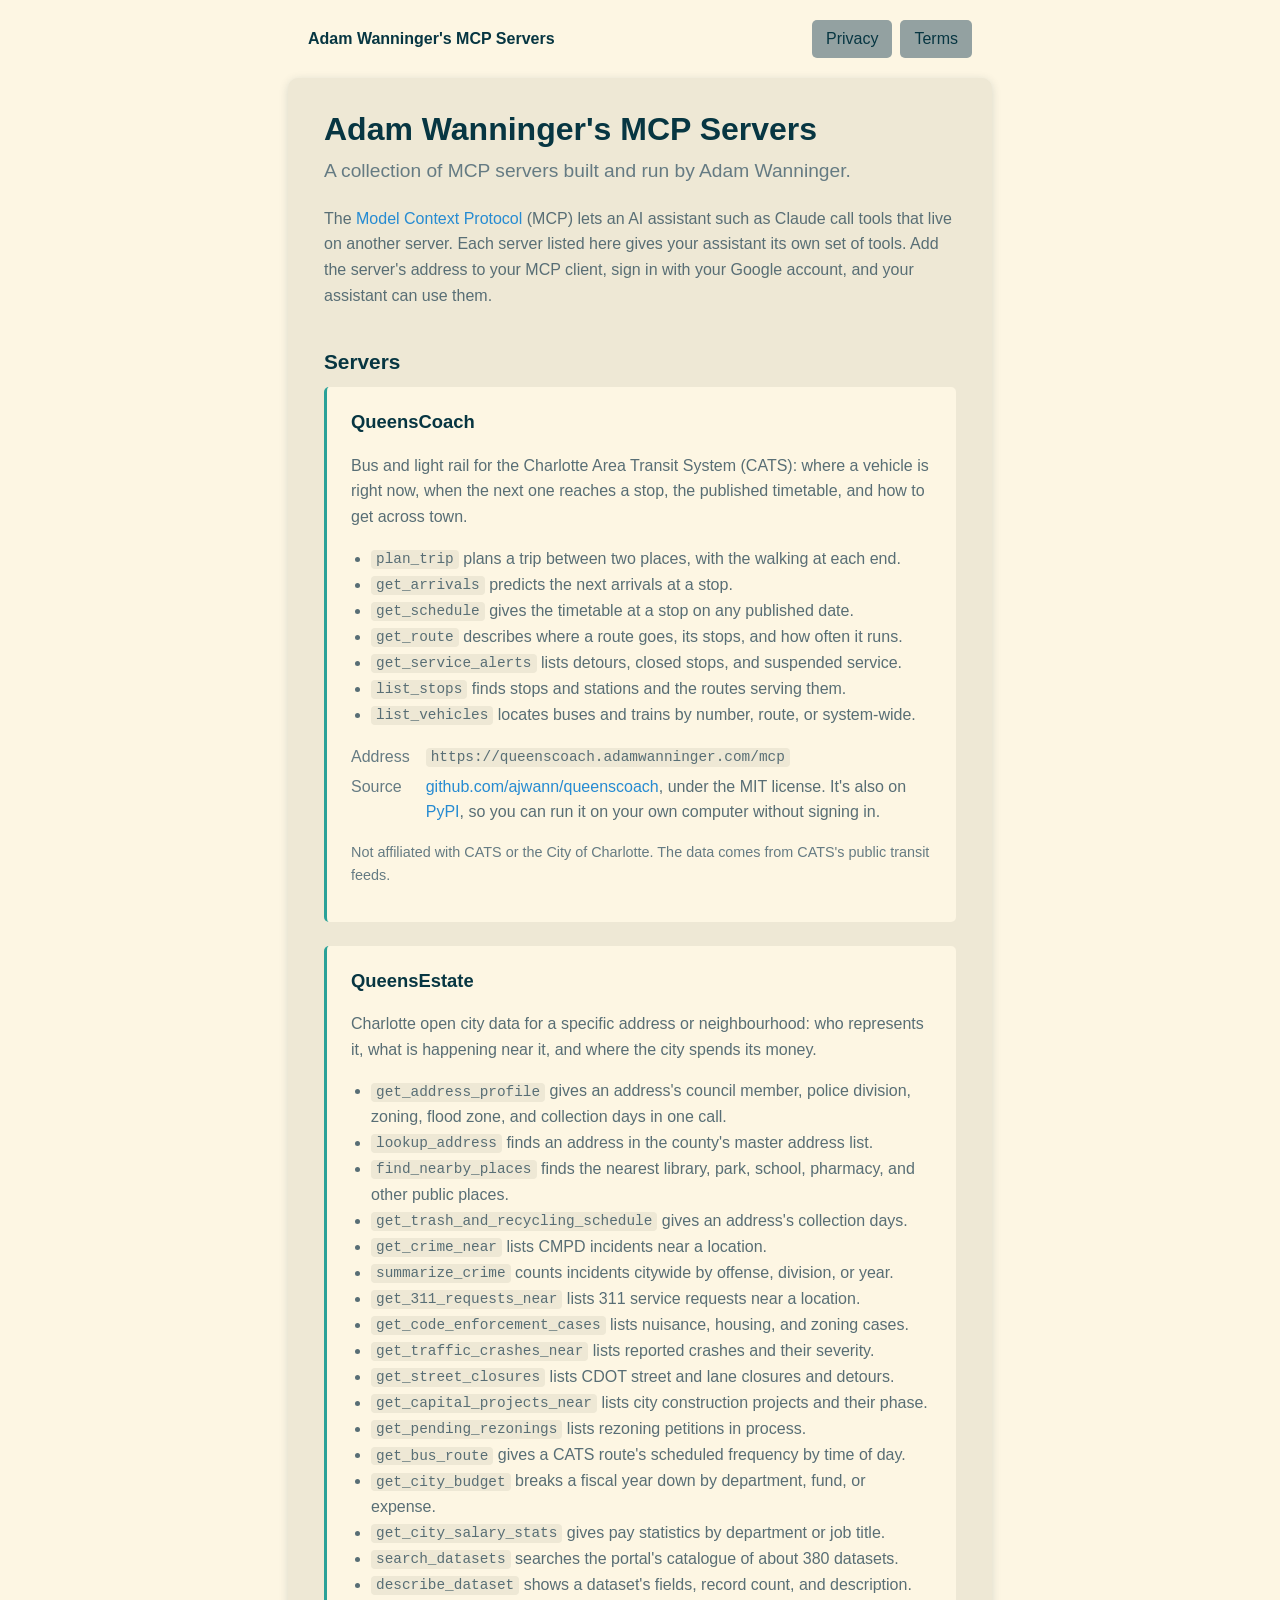
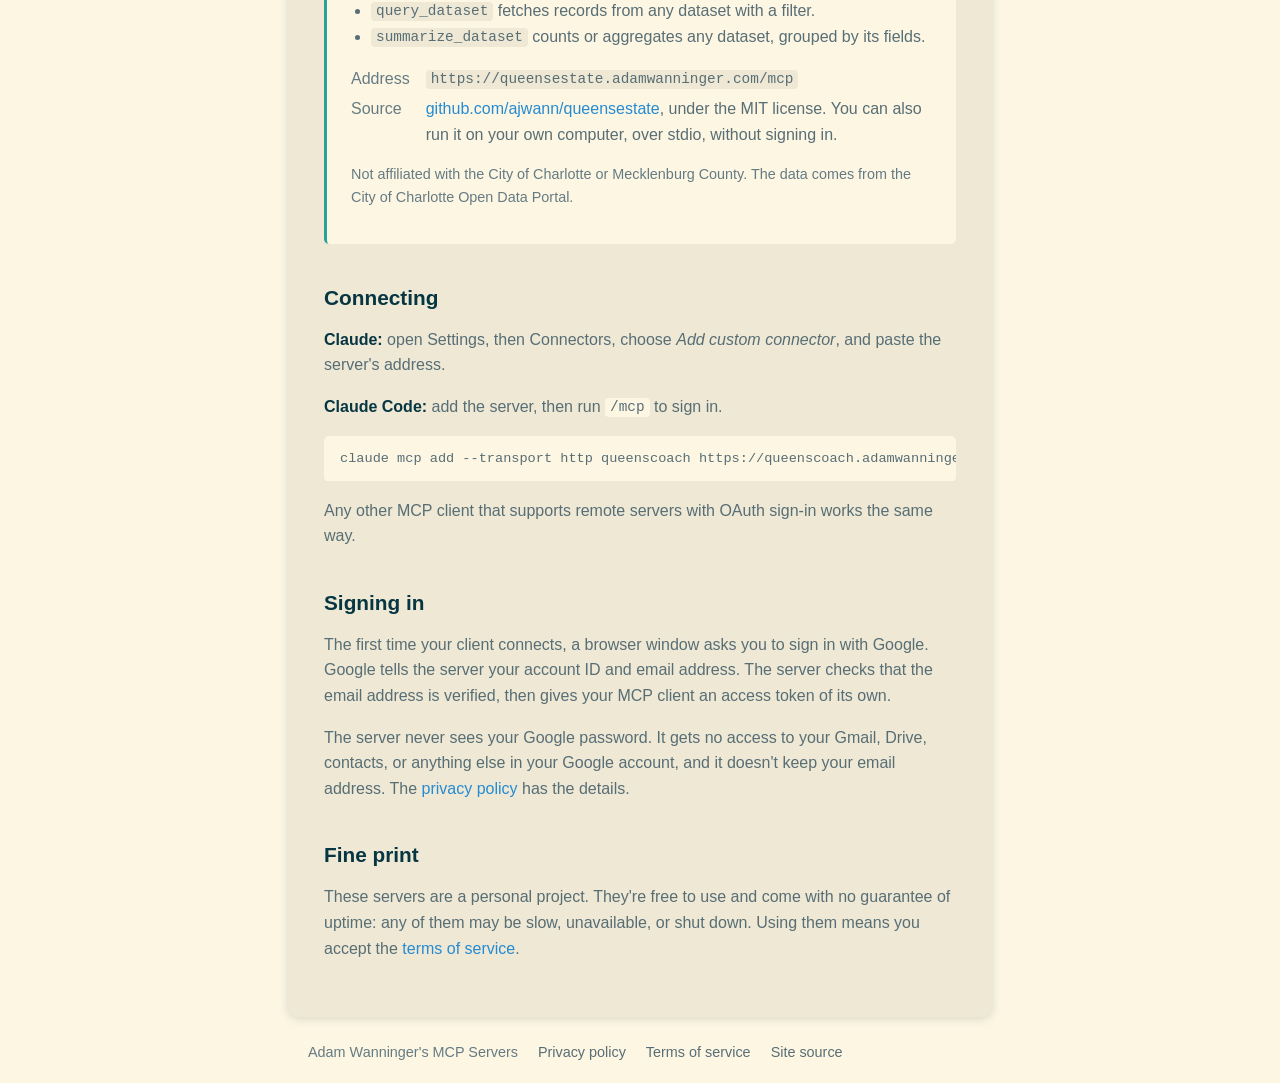
<file: index.html>
<!doctype html>
<html lang="en">
<head>
  <meta charset="utf-8">
  <meta name="viewport" content="width=device-width, initial-scale=1">
  <title>Adam Wanninger's MCP Servers</title>
  <meta name="description" content="A collection of MCP servers built and run by Adam Wanninger.">
  <link rel="icon" href="data:,">
  <!-- Match the browser chrome to whichever theme the stylesheet resolves to.
       The values are Solarized base03 and base3, the two page backgrounds. -->
  <meta name="theme-color" content="#002b36" media="(prefers-color-scheme: dark)">
  <meta name="theme-color" content="#fdf6e3" media="(prefers-color-scheme: light)">
  <link rel="stylesheet" href="/tokens.css">
  <link rel="stylesheet" href="/style.css">
</head>
<body>
  <header class="site-header">
    <div class="wrap">
      <a class="brand" href="/">Adam Wanninger's MCP Servers</a>
      <nav><a href="/privacy/">Privacy</a><a href="/terms/">Terms</a></nav>
    </div>
  </header>

  <main class="wrap">
    <h1>Adam Wanninger's MCP Servers</h1>
    <p class="lede">A collection of MCP servers built and run by Adam Wanninger.</p>

    <p>
      The <a href="https://modelcontextprotocol.io">Model Context Protocol</a> (MCP) lets an AI
      assistant such as Claude call tools that live on another server. Each server listed here
      gives your assistant its own set of tools. Add the server's address to your MCP client, sign
      in with your Google account, and your assistant can use them.
    </p>

    <h2>Servers</h2>

    <section class="server" id="queenscoach">
      <h3>QueensCoach</h3>
      <p>
        Bus and light rail for the Charlotte Area Transit System (CATS): where a vehicle is right
        now, when the next one reaches a stop, the published timetable, and how to get across town.
      </p>
      <ul>
        <li><code>plan_trip</code> plans a trip between two places, with the walking at each end.</li>
        <li><code>get_arrivals</code> predicts the next arrivals at a stop.</li>
        <li><code>get_schedule</code> gives the timetable at a stop on any published date.</li>
        <li><code>get_route</code> describes where a route goes, its stops, and how often it runs.</li>
        <li><code>get_service_alerts</code> lists detours, closed stops, and suspended service.</li>
        <li><code>list_stops</code> finds stops and stations and the routes serving them.</li>
        <li><code>list_vehicles</code> locates buses and trains by number, route, or system-wide.</li>
      </ul>
      <dl>
        <dt>Address</dt>
        <dd><code>https://queenscoach.adamwanninger.com/mcp</code></dd>
        <dt>Source</dt>
        <dd>
          <a href="https://github.com/ajwann/queenscoach">github.com/ajwann/queenscoach</a>, under the MIT
          license. It's also on <a href="https://pypi.org/project/queenscoach/">PyPI</a>, so you can
          run it on your own computer without signing in.
        </dd>
      </dl>
      <p class="note">
        Not affiliated with CATS or the City of Charlotte. The data comes from CATS's public
        transit feeds.
      </p>
    </section>

    <section class="server" id="queensestate">
      <h3>QueensEstate</h3>
      <p>
        Charlotte open city data for a specific address or neighbourhood: who represents it, what
        is happening near it, and where the city spends its money.
      </p>
      <ul>
        <li><code>get_address_profile</code> gives an address's council member, police division,
          zoning, flood zone, and collection days in one call.</li>
        <li><code>lookup_address</code> finds an address in the county's master address list.</li>
        <li><code>find_nearby_places</code> finds the nearest library, park, school, pharmacy, and
          other public places.</li>
        <li><code>get_trash_and_recycling_schedule</code> gives an address's collection days.</li>
        <li><code>get_crime_near</code> lists CMPD incidents near a location.</li>
        <li><code>summarize_crime</code> counts incidents citywide by offense, division, or year.</li>
        <li><code>get_311_requests_near</code> lists 311 service requests near a location.</li>
        <li><code>get_code_enforcement_cases</code> lists nuisance, housing, and zoning cases.</li>
        <li><code>get_traffic_crashes_near</code> lists reported crashes and their severity.</li>
        <li><code>get_street_closures</code> lists CDOT street and lane closures and detours.</li>
        <li><code>get_capital_projects_near</code> lists city construction projects and their phase.</li>
        <li><code>get_pending_rezonings</code> lists rezoning petitions in process.</li>
        <li><code>get_bus_route</code> gives a CATS route's scheduled frequency by time of day.</li>
        <li><code>get_city_budget</code> breaks a fiscal year down by department, fund, or expense.</li>
        <li><code>get_city_salary_stats</code> gives pay statistics by department or job title.</li>
        <li><code>search_datasets</code> searches the portal's catalogue of about 380 datasets.</li>
        <li><code>describe_dataset</code> shows a dataset's fields, record count, and description.</li>
        <li><code>query_dataset</code> fetches records from any dataset with a filter.</li>
        <li><code>summarize_dataset</code> counts or aggregates any dataset, grouped by its fields.</li>
      </ul>
      <dl>
        <dt>Address</dt>
        <dd><code>https://queensestate.adamwanninger.com/mcp</code></dd>
        <dt>Source</dt>
        <dd>
          <a href="https://github.com/ajwann/queensestate">github.com/ajwann/queensestate</a>, under
          the MIT license. You can also run it on your own computer, over stdio, without signing
          in.
        </dd>
      </dl>
      <p class="note">
        Not affiliated with the City of Charlotte or Mecklenburg County. The data comes from the
        City of Charlotte Open Data Portal.
      </p>
    </section>

    <h2>Connecting</h2>
    <p>
      <strong>Claude:</strong> open Settings, then Connectors, choose <em>Add custom connector</em>,
      and paste the server's address.
    </p>
    <p><strong>Claude Code:</strong> add the server, then run <code>/mcp</code> to sign in.</p>
    <pre><code>claude mcp add --transport http queenscoach https://queenscoach.adamwanninger.com/mcp</code></pre>
    <p>Any other MCP client that supports remote servers with OAuth sign-in works the same way.</p>

    <h2>Signing in</h2>
    <p>
      The first time your client connects, a browser window asks you to sign in with Google.
      Google tells the server your account ID and email address. The server checks that the email
      address is verified, then gives your MCP client an access token of its own.
    </p>
    <p>
      The server never sees your Google password. It gets no access to your Gmail, Drive,
      contacts, or anything else in your Google account, and it doesn't keep your email address.
      The <a href="/privacy/">privacy policy</a> has the details.
    </p>

    <h2>Fine print</h2>
    <p>
      These servers are a personal project. They're free to use and come with no guarantee of
      uptime: any of them may be slow, unavailable, or shut down. Using them means you accept the
      <a href="/terms/">terms of service</a>.
    </p>
  </main>

  <footer class="site-footer">
    <div class="wrap">
      <span>Adam Wanninger's MCP Servers</span>
      <a href="/privacy/">Privacy policy</a>
      <a href="/terms/">Terms of service</a>
      <a href="https://github.com/ajwann/mcp-portfolio">Site source</a>
    </div>
  </footer>
</body>
</html>
</file>
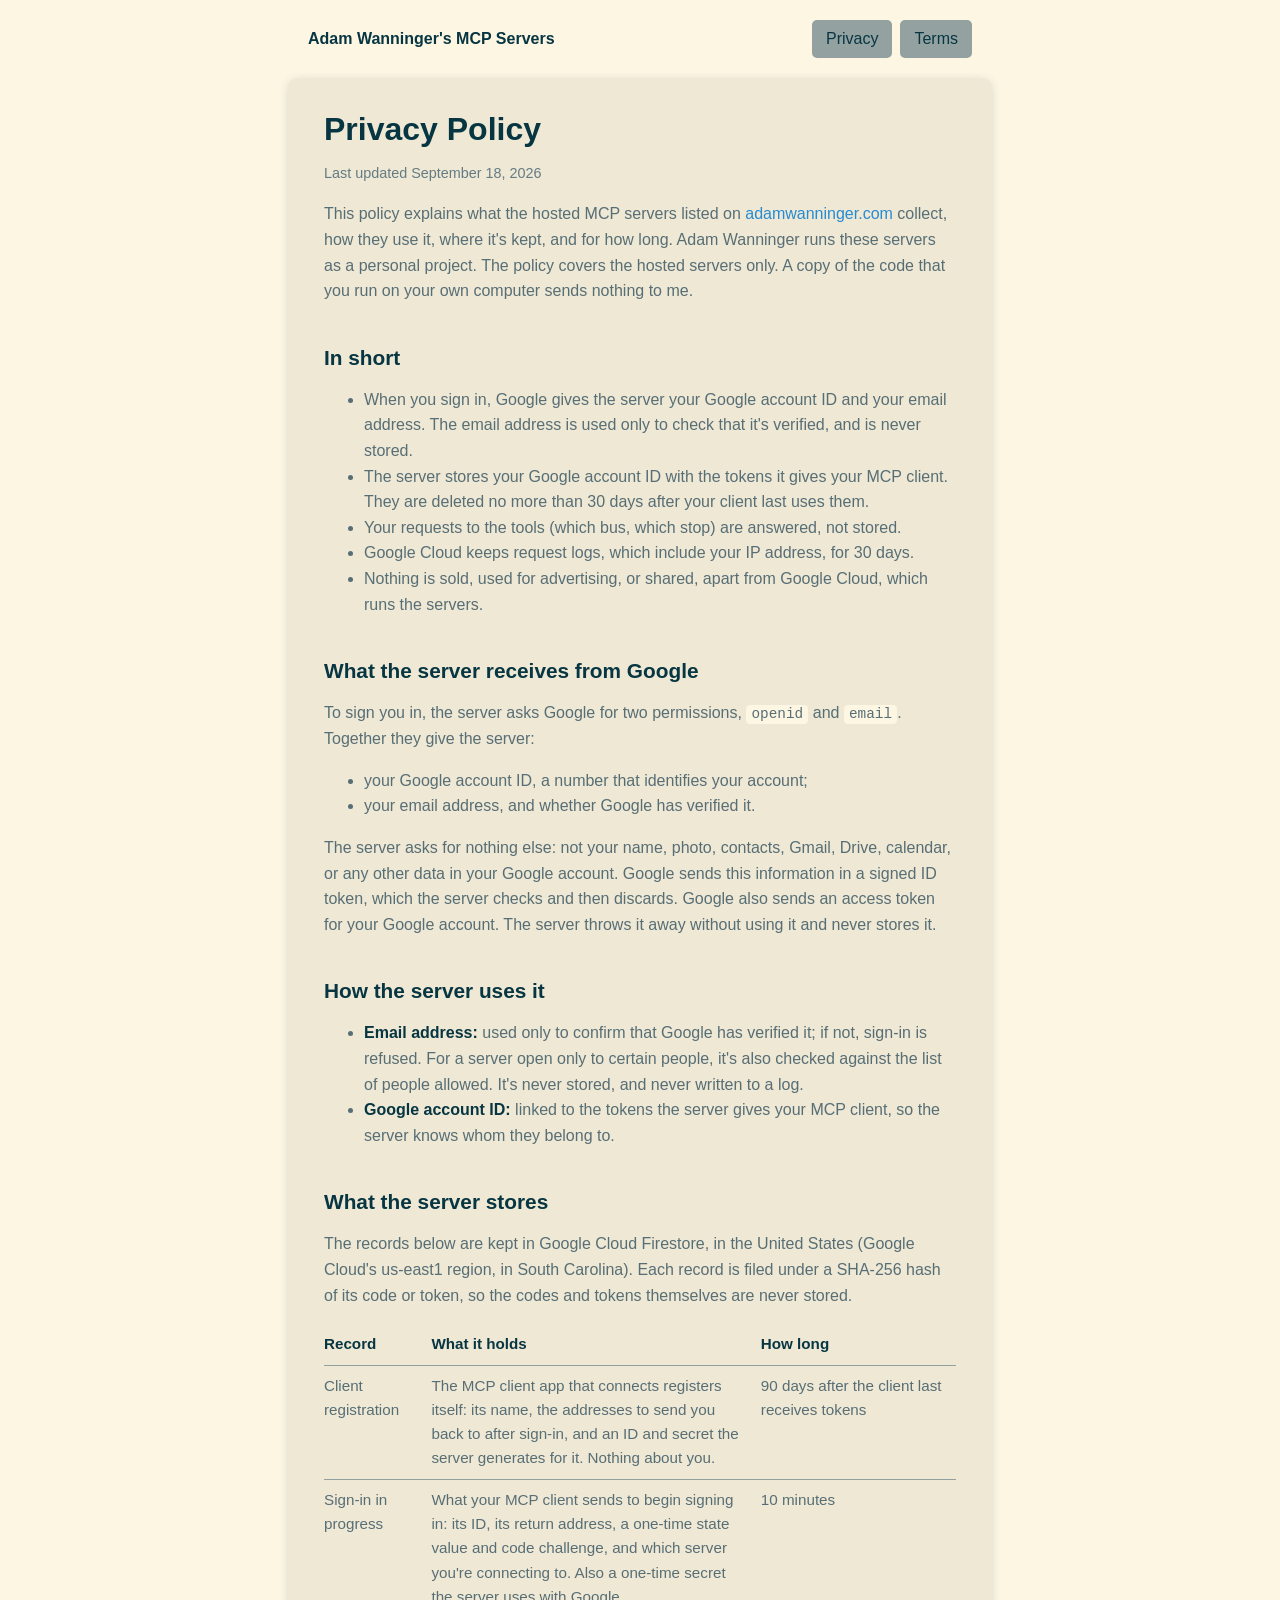
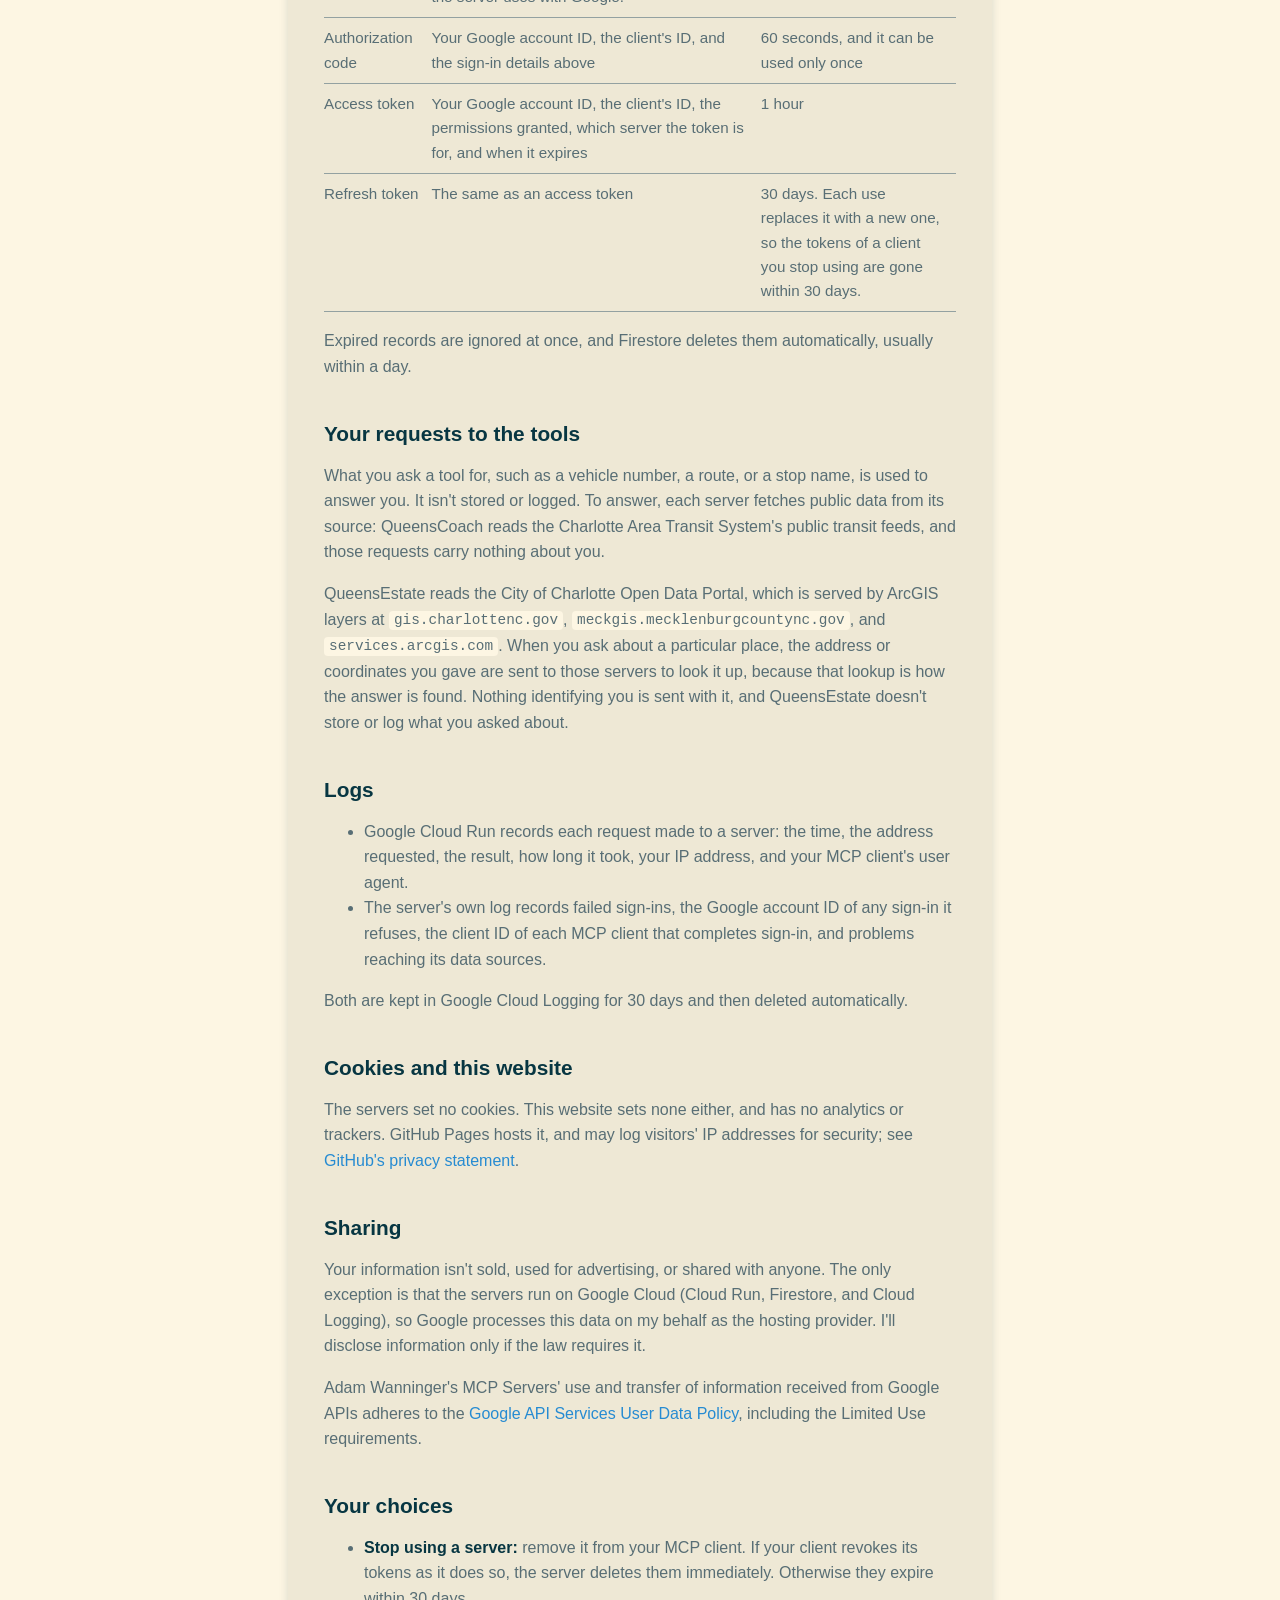
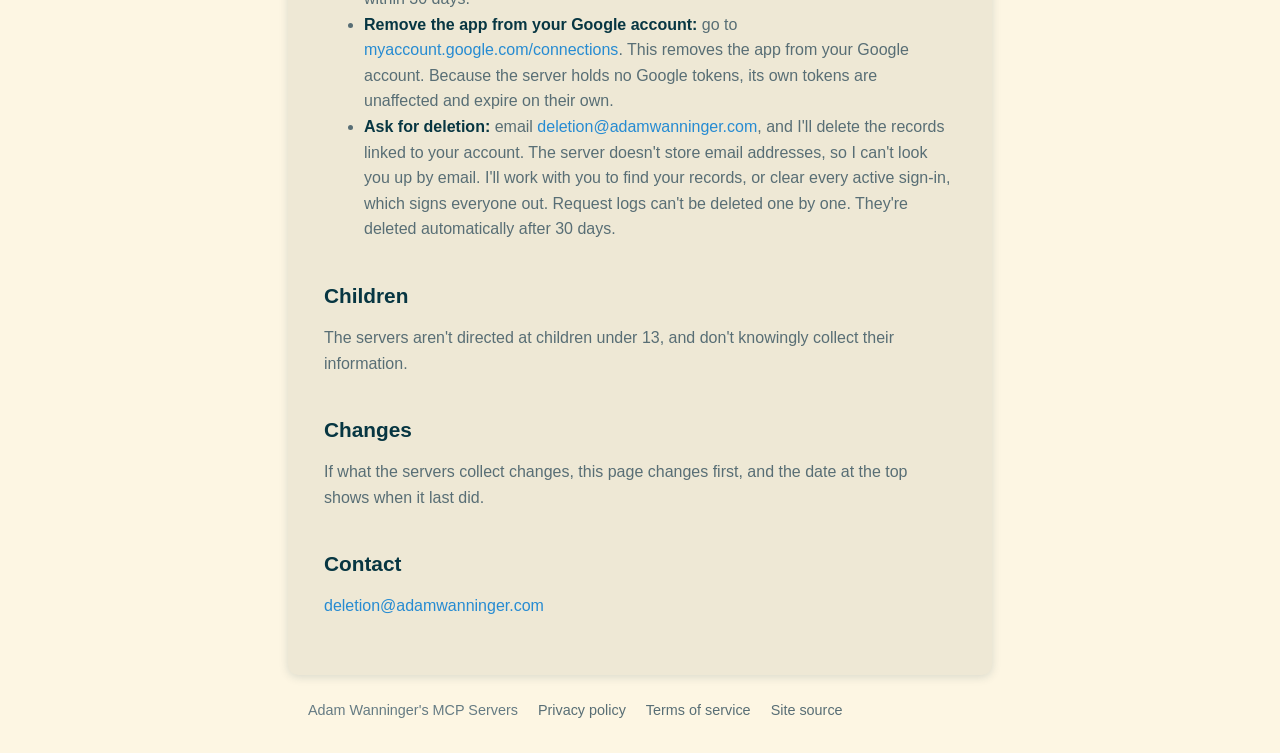
<file: privacy/index.html>
<!doctype html>
<html lang="en">
<head>
  <meta charset="utf-8">
  <meta name="viewport" content="width=device-width, initial-scale=1">
  <title>Privacy Policy · Adam Wanninger's MCP Servers</title>
  <meta name="description" content="What Adam Wanninger's hosted MCP servers collect, how they use it, and how long they keep it.">
  <link rel="icon" href="data:,">
  <!-- Match the browser chrome to whichever theme the stylesheet resolves to.
       The values are Solarized base03 and base3, the two page backgrounds. -->
  <meta name="theme-color" content="#002b36" media="(prefers-color-scheme: dark)">
  <meta name="theme-color" content="#fdf6e3" media="(prefers-color-scheme: light)">
  <link rel="stylesheet" href="/tokens.css">
  <link rel="stylesheet" href="/style.css">
</head>
<body>
  <header class="site-header">
    <div class="wrap">
      <a class="brand" href="/">Adam Wanninger's MCP Servers</a>
      <nav><a href="/privacy/">Privacy</a><a href="/terms/">Terms</a></nav>
    </div>
  </header>

  <main class="wrap">
    <h1>Privacy Policy</h1>
    <p class="updated">Last updated September 18, 2026</p>

    <p>
      This policy explains what the hosted MCP servers listed on <a href="/">adamwanninger.com</a>
      collect, how they use it, where it's kept, and for how long. Adam Wanninger runs these
      servers as a personal project. The policy covers the hosted servers only. A copy of the code
      that you run on your own computer sends nothing to me.
    </p>

    <h2>In short</h2>
    <ul>
      <li>
        When you sign in, Google gives the server your Google account ID and your email address.
        The email address is used only to check that it's verified, and is never stored.
      </li>
      <li>
        The server stores your Google account ID with the tokens it gives your MCP client. They
        are deleted no more than 30 days after your client last uses them.
      </li>
      <li>Your requests to the tools (which bus, which stop) are answered, not stored.</li>
      <li>Google Cloud keeps request logs, which include your IP address, for 30 days.</li>
      <li>
        Nothing is sold, used for advertising, or shared, apart from Google Cloud, which runs the
        servers.
      </li>
    </ul>

    <h2>What the server receives from Google</h2>
    <p>
      To sign you in, the server asks Google for two permissions, <code>openid</code> and
      <code>email</code>. Together they give the server:
    </p>
    <ul>
      <li>your Google account ID, a number that identifies your account;</li>
      <li>your email address, and whether Google has verified it.</li>
    </ul>
    <p>
      The server asks for nothing else: not your name, photo, contacts, Gmail, Drive, calendar, or
      any other data in your Google account. Google sends this information in a signed ID token,
      which the server checks and then discards. Google also sends an access token for your
      Google account. The server throws it away without using it and never stores it.
    </p>

    <h2>How the server uses it</h2>
    <ul>
      <li>
        <strong>Email address:</strong> used only to confirm that Google has verified it; if not,
        sign-in is refused. For a server open only to certain people, it's also checked against the
        list of people allowed. It's never stored, and never written to a log.
      </li>
      <li>
        <strong>Google account ID:</strong> linked to the tokens the server gives your MCP client,
        so the server knows whom they belong to.
      </li>
    </ul>

    <h2>What the server stores</h2>
    <p>
      The records below are kept in Google Cloud Firestore, in the United States (Google Cloud's
      us-east1 region, in South Carolina). Each record is filed under a SHA-256 hash of its code or
      token, so the codes and tokens themselves are never stored.
    </p>
    <div class="table-scroll">
      <table>
        <thead>
          <tr><th>Record</th><th>What it holds</th><th>How long</th></tr>
        </thead>
        <tbody>
          <tr>
            <td>Client registration</td>
            <td>
              The MCP client app that connects registers itself: its name, the addresses to send
              you back to after sign-in, and an ID and secret the server generates for it. Nothing
              about you.
            </td>
            <td>90 days after the client last receives tokens</td>
          </tr>
          <tr>
            <td>Sign-in in progress</td>
            <td>
              What your MCP client sends to begin signing in: its ID, its return address, a
              one-time state value and code challenge, and which server you're connecting to. Also
              a one-time secret the server uses with Google.
            </td>
            <td>10 minutes</td>
          </tr>
          <tr>
            <td>Authorization code</td>
            <td>Your Google account ID, the client's ID, and the sign-in details above</td>
            <td>60 seconds, and it can be used only once</td>
          </tr>
          <tr>
            <td>Access token</td>
            <td>
              Your Google account ID, the client's ID, the permissions granted, which server the
              token is for, and when it expires
            </td>
            <td>1 hour</td>
          </tr>
          <tr>
            <td>Refresh token</td>
            <td>The same as an access token</td>
            <td>
              30 days. Each use replaces it with a new one, so the tokens of a client you stop
              using are gone within 30 days.
            </td>
          </tr>
        </tbody>
      </table>
    </div>
    <p>
      Expired records are ignored at once, and Firestore deletes them automatically, usually within
      a day.
    </p>

    <h2>Your requests to the tools</h2>
    <p>
      What you ask a tool for, such as a vehicle number, a route, or a stop name, is used to answer
      you. It isn't stored or logged. To answer, each server fetches public data from its source:
      QueensCoach reads the Charlotte Area Transit System's public transit feeds, and those requests
      carry nothing about you.
    </p>
    <p>
      QueensEstate reads the City of Charlotte Open Data Portal, which is served by ArcGIS layers at
      <code>gis.charlottenc.gov</code>, <code>meckgis.mecklenburgcountync.gov</code>, and
      <code>services.arcgis.com</code>. When you ask about a particular place, the address or
      coordinates you gave are sent to those servers to look it up, because that lookup is how the
      answer is found. Nothing identifying you is sent with it, and QueensEstate doesn't store or log
      what you asked about.
    </p>

    <h2>Logs</h2>
    <ul>
      <li>
        Google Cloud Run records each request made to a server: the time, the address requested,
        the result, how long it took, your IP address, and your MCP client's user agent.
      </li>
      <li>
        The server's own log records failed sign-ins, the Google account ID of any sign-in it
        refuses, the client ID of each MCP client that completes sign-in, and problems reaching
        its data sources.
      </li>
    </ul>
    <p>Both are kept in Google Cloud Logging for 30 days and then deleted automatically.</p>

    <h2>Cookies and this website</h2>
    <p>
      The servers set no cookies. This website sets none either, and has no analytics or
      trackers. GitHub Pages hosts it, and may log visitors' IP addresses for security; see
      <a href="https://docs.github.com/site-policy/privacy-policies/github-general-privacy-statement">GitHub's privacy statement</a>.
    </p>

    <h2>Sharing</h2>
    <p>
      Your information isn't sold, used for advertising, or shared with anyone. The only exception
      is that the servers run on Google Cloud (Cloud Run, Firestore, and Cloud Logging), so Google
      processes this data on my behalf as the hosting provider. I'll disclose information only if
      the law requires it.
    </p>
    <p>
      Adam Wanninger's MCP Servers' use and transfer of information received from Google APIs
      adheres to the
      <a href="https://developers.google.com/terms/api-services-user-data-policy">Google API Services User Data Policy</a>,
      including the Limited Use requirements.
    </p>

    <h2>Your choices</h2>
    <ul>
      <li>
        <strong>Stop using a server:</strong> remove it from your MCP client. If your client revokes
        its tokens as it does so, the server deletes them immediately. Otherwise they expire within
        30 days.
      </li>
      <li>
        <strong>Remove the app from your Google account:</strong> go to
        <a href="https://myaccount.google.com/connections">myaccount.google.com/connections</a>.
        This removes the app from your Google account. Because the server holds no Google tokens,
        its own tokens are unaffected and expire on their own.
      </li>
      <li>
        <strong>Ask for deletion:</strong> email
        <a href="mailto:deletion@adamwanninger.com">deletion@adamwanninger.com</a>, and I'll delete
        the records linked to your account. The server doesn't store email addresses, so I can't
        look you up by email. I'll work with you to find your records, or clear every active
        sign-in, which signs everyone out. Request logs can't be deleted one by one. They're
        deleted automatically after 30 days.
      </li>
    </ul>

    <h2>Children</h2>
    <p>The servers aren't directed at children under 13, and don't knowingly collect their information.</p>

    <h2>Changes</h2>
    <p>
      If what the servers collect changes, this page changes first, and the date at the top shows
      when it last did.
    </p>

    <h2>Contact</h2>
    <p><a href="mailto:deletion@adamwanninger.com">deletion@adamwanninger.com</a></p>
  </main>

  <footer class="site-footer">
    <div class="wrap">
      <span>Adam Wanninger's MCP Servers</span>
      <a href="/privacy/">Privacy policy</a>
      <a href="/terms/">Terms of service</a>
      <a href="https://github.com/ajwann/mcp-portfolio">Site source</a>
    </div>
  </footer>
</body>
</html>
</file>
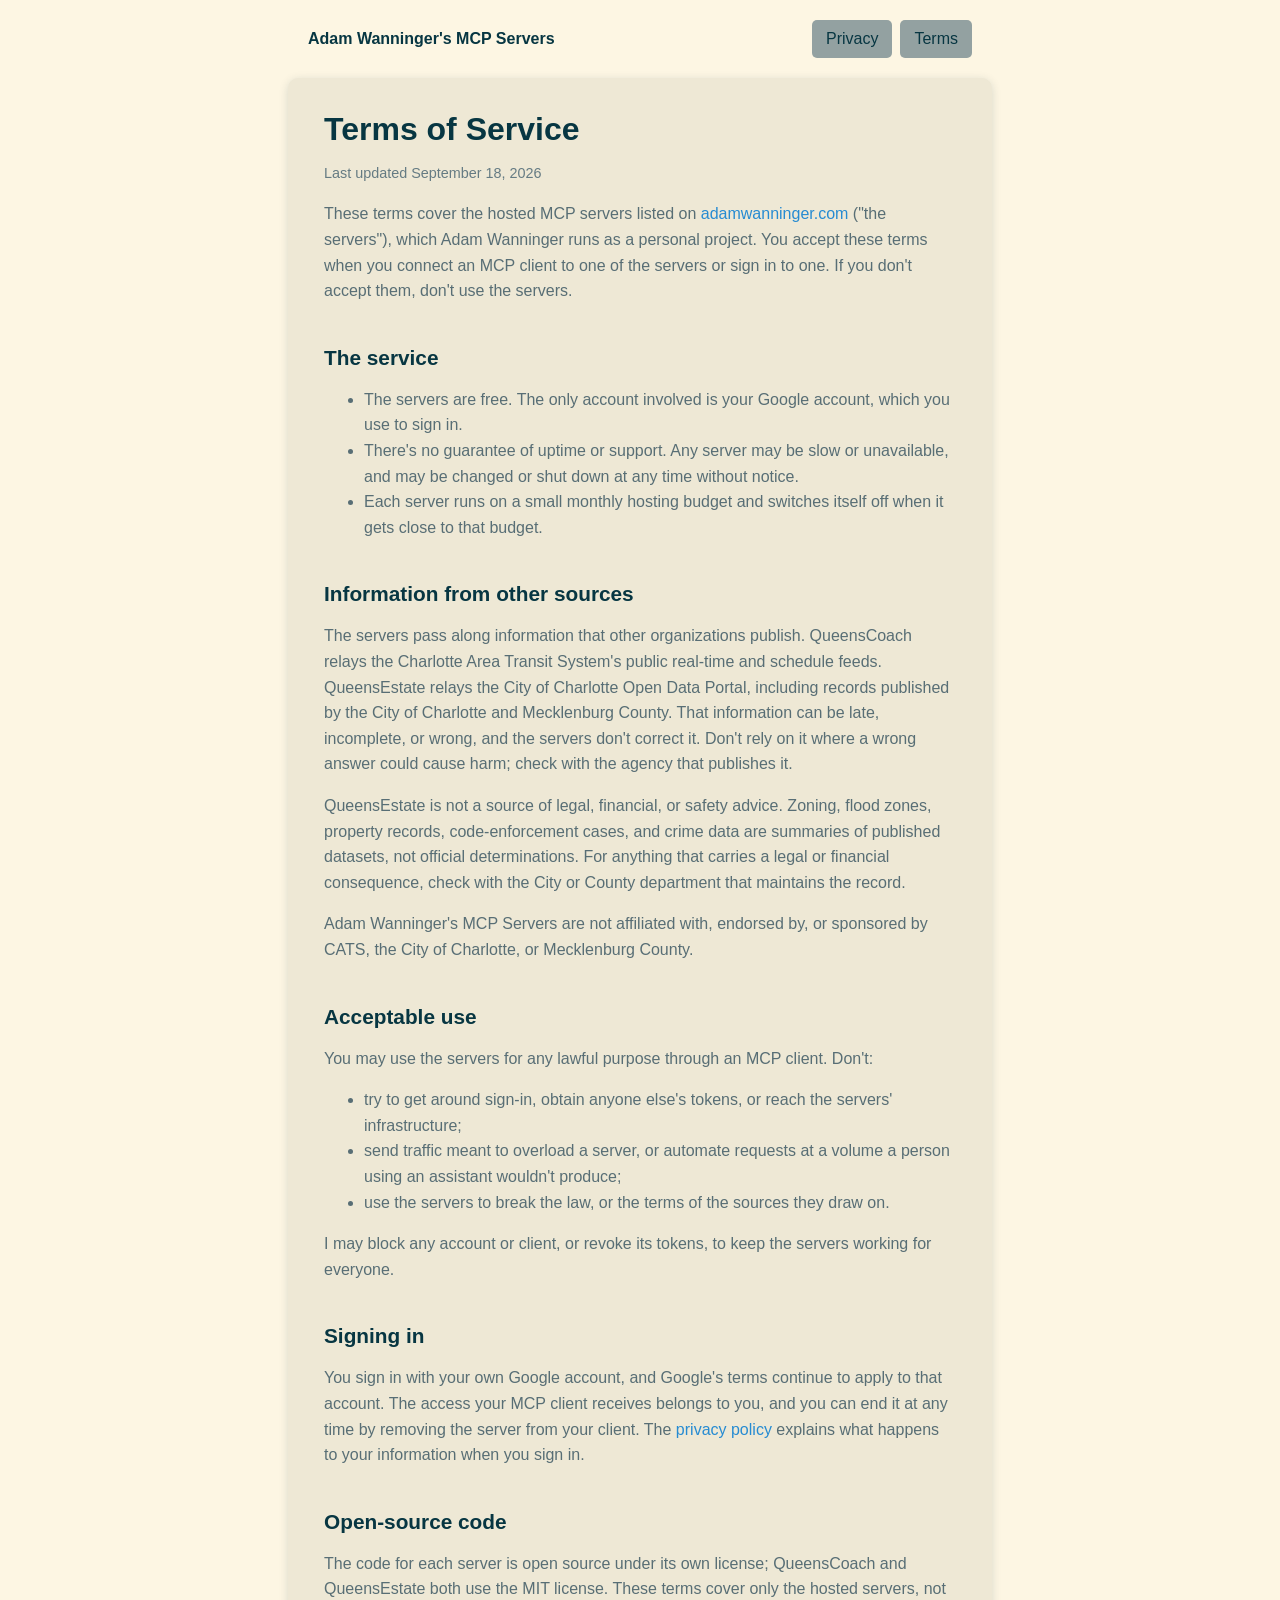
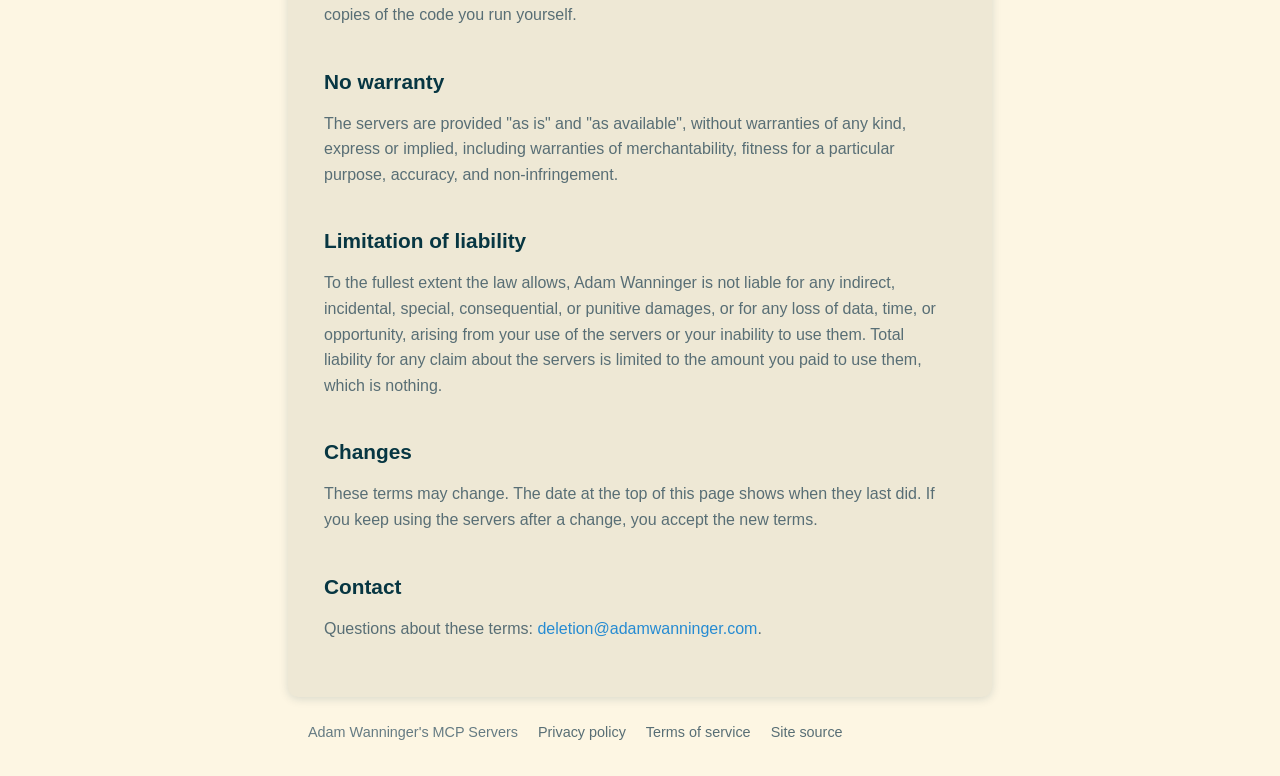
<file: terms/index.html>
<!doctype html>
<html lang="en">
<head>
  <meta charset="utf-8">
  <meta name="viewport" content="width=device-width, initial-scale=1">
  <title>Terms of Service · Adam Wanninger's MCP Servers</title>
  <meta name="description" content="Terms of service for Adam Wanninger's hosted MCP servers.">
  <link rel="icon" href="data:,">
  <!-- Match the browser chrome to whichever theme the stylesheet resolves to.
       The values are Solarized base03 and base3, the two page backgrounds. -->
  <meta name="theme-color" content="#002b36" media="(prefers-color-scheme: dark)">
  <meta name="theme-color" content="#fdf6e3" media="(prefers-color-scheme: light)">
  <link rel="stylesheet" href="/tokens.css">
  <link rel="stylesheet" href="/style.css">
</head>
<body>
  <header class="site-header">
    <div class="wrap">
      <a class="brand" href="/">Adam Wanninger's MCP Servers</a>
      <nav><a href="/privacy/">Privacy</a><a href="/terms/">Terms</a></nav>
    </div>
  </header>

  <main class="wrap">
    <h1>Terms of Service</h1>
    <p class="updated">Last updated September 18, 2026</p>

    <p>
      These terms cover the hosted MCP servers listed on
      <a href="/">adamwanninger.com</a> ("the servers"), which Adam Wanninger runs as a personal
      project. You accept these terms when you connect an MCP client to one of the servers or sign
      in to one. If you don't accept them, don't use the servers.
    </p>

    <h2>The service</h2>
    <ul>
      <li>
        The servers are free. The only account involved is your Google account, which you use to
        sign in.
      </li>
      <li>
        There's no guarantee of uptime or support. Any server may be slow or unavailable, and may
        be changed or shut down at any time without notice.
      </li>
      <li>
        Each server runs on a small monthly hosting budget and switches itself off when it gets
        close to that budget.
      </li>
    </ul>

    <h2>Information from other sources</h2>
    <p>
      The servers pass along information that other organizations publish. QueensCoach relays the
      Charlotte Area Transit System's public real-time and schedule feeds. QueensEstate relays the
      City of Charlotte Open Data Portal, including records published by the City of Charlotte and
      Mecklenburg County. That information can be late, incomplete, or wrong, and the servers don't
      correct it. Don't rely on it where a wrong answer could cause harm; check with the agency that
      publishes it.
    </p>
    <p>
      QueensEstate is not a source of legal, financial, or safety advice. Zoning, flood zones,
      property records, code-enforcement cases, and crime data are summaries of published datasets,
      not official determinations. For anything that carries a legal or financial consequence, check
      with the City or County department that maintains the record.
    </p>
    <p>
      Adam Wanninger's MCP Servers are not affiliated with, endorsed by, or sponsored by CATS, the
      City of Charlotte, or Mecklenburg County.
    </p>

    <h2>Acceptable use</h2>
    <p>You may use the servers for any lawful purpose through an MCP client. Don't:</p>
    <ul>
      <li>try to get around sign-in, obtain anyone else's tokens, or reach the servers' infrastructure;</li>
      <li>send traffic meant to overload a server, or automate requests at a volume a person using an assistant wouldn't produce;</li>
      <li>use the servers to break the law, or the terms of the sources they draw on.</li>
    </ul>
    <p>
      I may block any account or client, or revoke its tokens, to keep the servers working for
      everyone.
    </p>

    <h2>Signing in</h2>
    <p>
      You sign in with your own Google account, and Google's terms continue to apply to that
      account. The access your MCP client receives belongs to you, and you can end it at any time by
      removing the server from your client. The <a href="/privacy/">privacy policy</a> explains what
      happens to your information when you sign in.
    </p>

    <h2>Open-source code</h2>
    <p>
      The code for each server is open source under its own license; QueensCoach and QueensEstate
      both use the MIT license. These terms cover only the hosted servers, not copies of the code
      you run yourself.
    </p>

    <h2>No warranty</h2>
    <p>
      The servers are provided "as is" and "as available", without warranties of any kind, express
      or implied, including warranties of merchantability, fitness for a particular purpose,
      accuracy, and non-infringement.
    </p>

    <h2>Limitation of liability</h2>
    <p>
      To the fullest extent the law allows, Adam Wanninger is not liable for any indirect,
      incidental, special, consequential, or punitive damages, or for any loss of data, time, or
      opportunity, arising from your use of the servers or your inability to use them. Total
      liability for any claim about the servers is limited to the amount you paid to use them,
      which is nothing.
    </p>

    <h2>Changes</h2>
    <p>
      These terms may change. The date at the top of this page shows when they last did.
      If you keep using the servers after a change, you accept the new terms.
    </p>

    <h2>Contact</h2>
    <p>
      Questions about these terms:
      <a href="mailto:deletion@adamwanninger.com">deletion@adamwanninger.com</a>.
    </p>
  </main>

  <footer class="site-footer">
    <div class="wrap">
      <span>Adam Wanninger's MCP Servers</span>
      <a href="/privacy/">Privacy policy</a>
      <a href="/terms/">Terms of service</a>
      <a href="https://github.com/ajwann/mcp-portfolio">Site source</a>
    </div>
  </footer>
</body>
</html>
</file>
<file: tokens.css>
/* Copied verbatim from the landing page (awanninger.com, landing-page/tokens.css).
   Keep the two copies in sync. */

/* Solarized palette. Single source of truth for every page on the site:
   link this first, then the page's own stylesheet.

   The sixteen values below never change — Solarized is one palette, and the
   light and dark themes are the same colours assigned to different roles.
   Stylesheets should use the semantic tokens further down rather than the raw
   --baseNN values, so that a rule written once works in both themes. */
:root {
    --base03:  #002b36;
    --base02:  #073642;
    --base01:  #586e75;
    --base00:  #657b83;
    --base0:   #839496;
    --base1:   #93a1a1;
    --base2:   #eee8d5;
    --base3:   #fdf6e3;
    --yellow:  #b58900;
    --orange:  #cb4b16;
    --red:     #dc322f;
    --magenta: #d33682;
    --violet:  #6c71c4;
    --blue:    #268bd2;
    --cyan:    #2aa198;
    --green:   #859900;

    /* Text that sits on an accent fill. These are deliberately fixed rather
       than themed: the accents keep the same lightness in both themes, so the
       text on top of them has to as well. */
    --on-blue: var(--base3);
    --on-cyan: var(--base03);

    /* Tell the UA which themes we actually implement, so form controls,
       scrollbars and the like are rendered to match. */
    color-scheme: dark light;
}

/* Dark theme — the default, and what a browser that reports no colour-scheme
   preference gets. Backgrounds run dark, content runs light. */
:root {
    --bg:           var(--base03);  /* page background */
    --bg-alt:       var(--base02);  /* raised surfaces: cards, list rows */
    --fg-dim:       var(--base01);  /* rules, disabled text, muted fills */
    --fg-muted:     var(--base00);  /* de-emphasised body text */
    --fg:           var(--base0);   /* body text */
    --fg-strong:    var(--base1);   /* emphasised body text */
    --fg-stronger:  var(--base2);   /* headings */
    --fg-strongest: var(--base3);   /* highest-contrast text */
    --shadow:       rgba(0, 0, 0, 0.3);
}

/* Light theme. Solarized's light mode is the exact mirror of its dark mode:
   base03 swaps with base3, base02 with base2, and so on inward. Assigning the
   tokens by that mirror is what keeps the two themes in step — every contrast
   relationship in the dark theme is reproduced here by construction. */
@media (prefers-color-scheme: light) {
    :root {
        --bg:           var(--base3);
        --bg-alt:       var(--base2);
        --fg-dim:       var(--base1);
        --fg-muted:     var(--base0);
        --fg:           var(--base00);
        --fg-strong:    var(--base01);
        --fg-stronger:  var(--base02);
        --fg-strongest: var(--base03);
        --shadow:       rgba(7, 54, 66, 0.15);
    }
}
</file>
<file: style.css>
/* Styled to match the landing page (landing-page/styles.css). Colours come
   from the semantic tokens in /tokens.css, which must be linked first; the
   light and dark themes follow the visitor's system colour scheme. */

* {
    box-sizing: border-box;
}

body {
    margin: 0;
    background-color: var(--bg);
    color: var(--fg);
    font-family: Arial, sans-serif;
    line-height: 1.6;
}

.wrap {
    max-width: 44rem;
    margin: 0 auto;
    padding-inline: 1.25rem;
}

a {
    color: var(--blue);
    text-decoration: none;
    transition: color 0.3s;
}

a:hover {
    color: var(--cyan);
    text-decoration: underline;
}

strong {
    color: var(--fg-stronger);
}

/* Header */

.site-header .wrap {
    display: flex;
    flex-wrap: wrap;
    gap: 0.5rem 1.5rem;
    align-items: center;
    justify-content: space-between;
    padding-block: 1.25rem;
}

.brand {
    color: var(--fg-stronger);
    font-weight: bold;
}

.brand:hover {
    color: var(--fg-strongest);
    text-decoration: none;
}

.site-header nav {
    display: flex;
    gap: 0.5rem;
}

/* The landing page's .link-button, at nav size. */
.site-header nav a {
    padding: 6px 14px;
    border-radius: 5px;
    background-color: var(--fg-dim);
    color: var(--fg-stronger);
    transition: background-color 0.3s, color 0.3s;
}

.site-header nav a:hover {
    background-color: var(--blue);
    color: var(--on-blue);
    text-decoration: none;
}

/* Main content sits on a card, like the landing page's .container. */

main.wrap {
    max-width: 44rem;
    padding: 2rem 2.25rem 2.5rem;
    border-radius: 10px;
    background-color: var(--bg-alt);
    box-shadow: 0 2px 10px var(--shadow);
}

main p,
main li,
main td,
main dd {
    color: var(--fg-strong);
}

h1,
h2,
h3 {
    color: var(--fg-stronger);
}

h1 {
    margin: 0 0 0.5rem;
    font-size: 2rem;
    line-height: 1.2;
}

h2 {
    margin: 2.5rem 0 0.75rem;
    font-size: 1.3rem;
    line-height: 1.3;
}

h3 {
    margin: 0 0 0.5rem;
    font-size: 1.15rem;
}

main p.lede {
    margin-top: 0;
    color: var(--fg);
    font-size: 1.2rem;
}

main p.updated,
main p.note {
    color: var(--fg);
    font-size: 0.9rem;
}

code {
    padding: 0.1em 0.35em;
    border-radius: 4px;
    background-color: var(--bg);
    color: var(--fg-strong);
    font-family: "SF Mono", Menlo, Consolas, monospace;
    font-size: 0.9em;
    overflow-wrap: anywhere;
}

pre {
    overflow-x: auto;
    padding: 0.75rem 1rem;
    border-radius: 5px;
    background-color: var(--bg);
}

pre code {
    padding: 0;
    background: none;
    font-size: 0.85em;
    overflow-wrap: normal;
}

/* A server listing, like the landing page's featured .link-item. */
.server {
    padding: 1.25rem 1.5rem;
    border-left: 3px solid var(--cyan);
    border-radius: 5px;
    background-color: var(--bg);
}

/* Keep consecutive server cards from running together. */
.server + .server {
    margin-top: 1.5rem;
}

.server code {
    background-color: var(--bg-alt);
}

.server ul {
    padding-left: 1.25rem;
}

dl {
    display: grid;
    grid-template-columns: max-content 1fr;
    gap: 0.25rem 1rem;
}

dt {
    color: var(--fg);
}

dd {
    margin: 0;
}

table {
    width: 100%;
    border-collapse: collapse;
    font-size: 0.95rem;
}

.table-scroll {
    overflow-x: auto;
}

th,
td {
    padding: 0.5rem 0.75rem 0.5rem 0;
    border-bottom: 1px solid var(--fg-dim);
    text-align: left;
    vertical-align: top;
}

th {
    color: var(--fg-stronger);
    font-weight: bold;
}

/* Footer */

.site-footer {
    color: var(--fg);
    font-size: 0.9rem;
}

.site-footer .wrap {
    display: flex;
    flex-wrap: wrap;
    gap: 0.5rem 1.25rem;
    padding-block: 1.5rem 2rem;
}

.site-footer a {
    color: var(--fg-strong);
}

.site-footer a:hover {
    color: var(--fg-strongest);
}

@media (max-width: 30rem) {
    main.wrap {
        margin-inline: 0.75rem;
        padding: 1.5rem 1.25rem 2rem;
    }

    dl {
        grid-template-columns: 1fr;
        gap: 0;
    }

    dd {
        margin-bottom: 0.5rem;
    }
}
</file>
